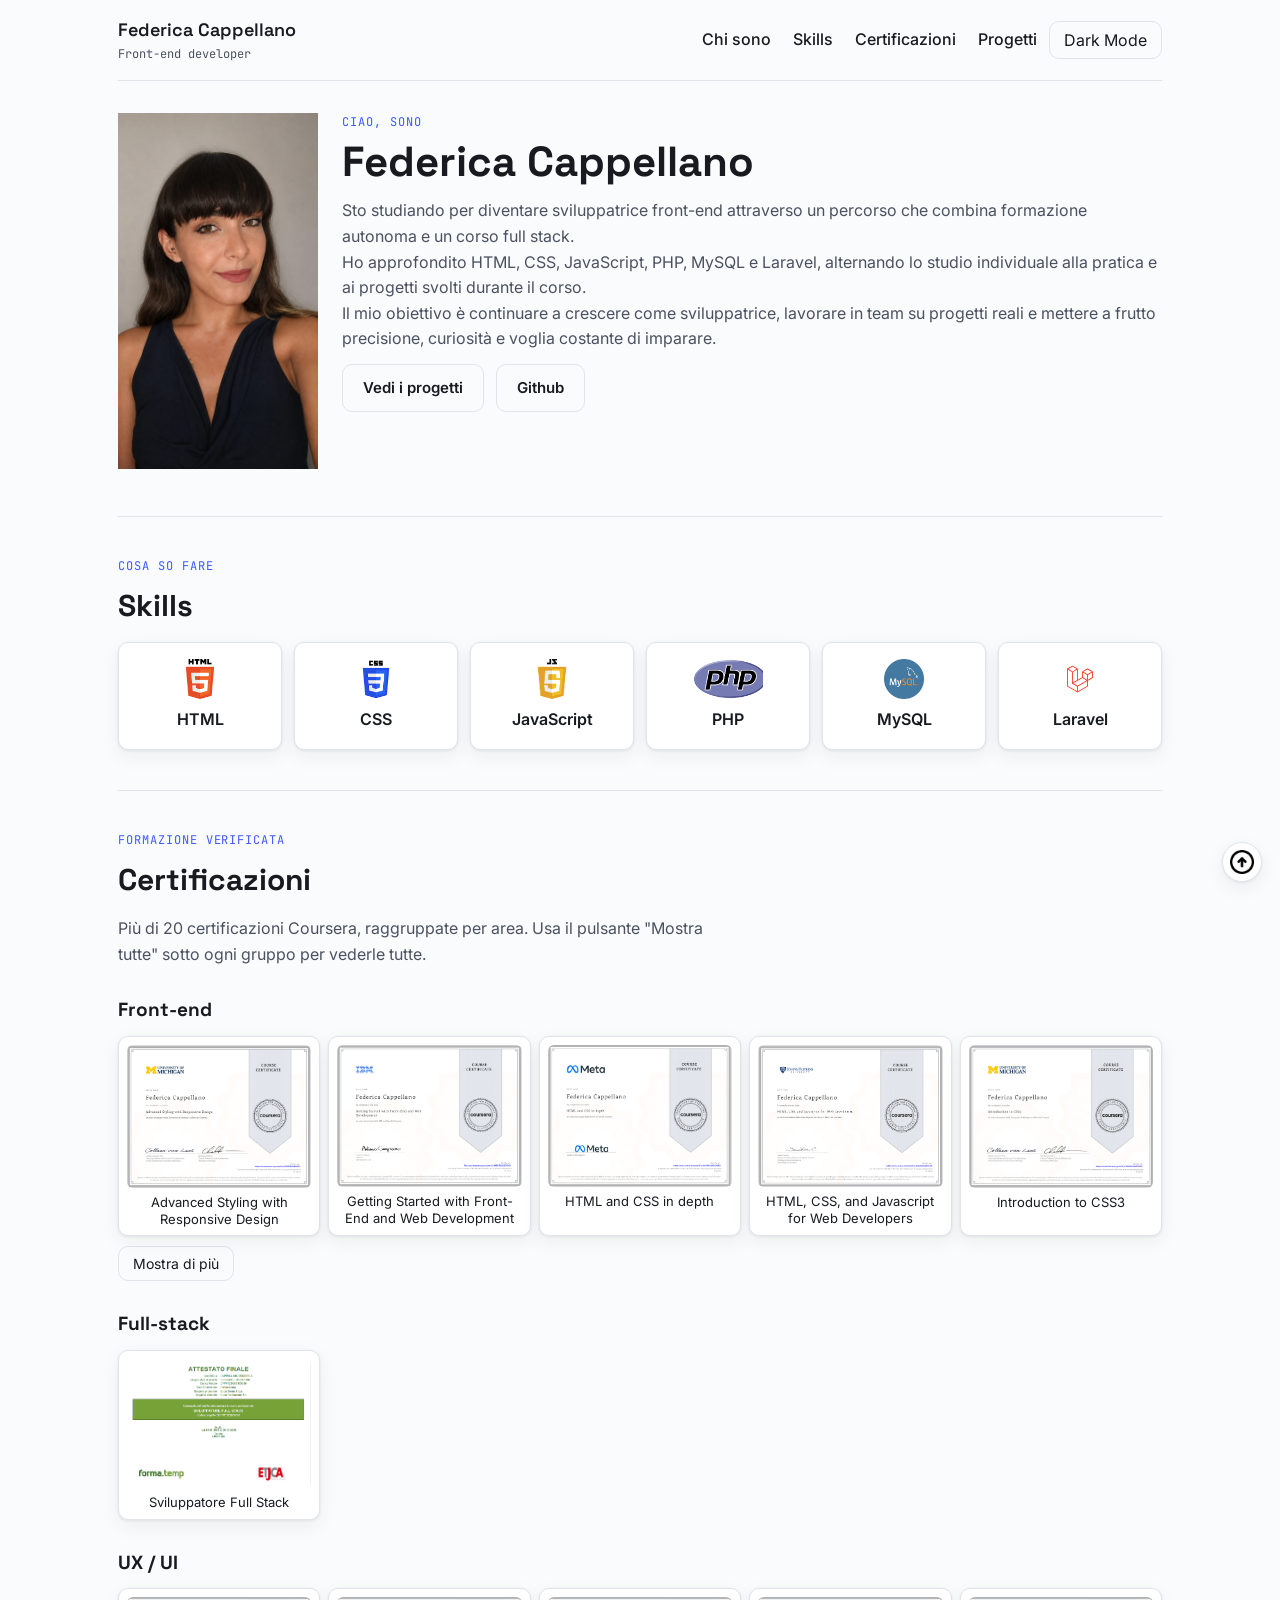
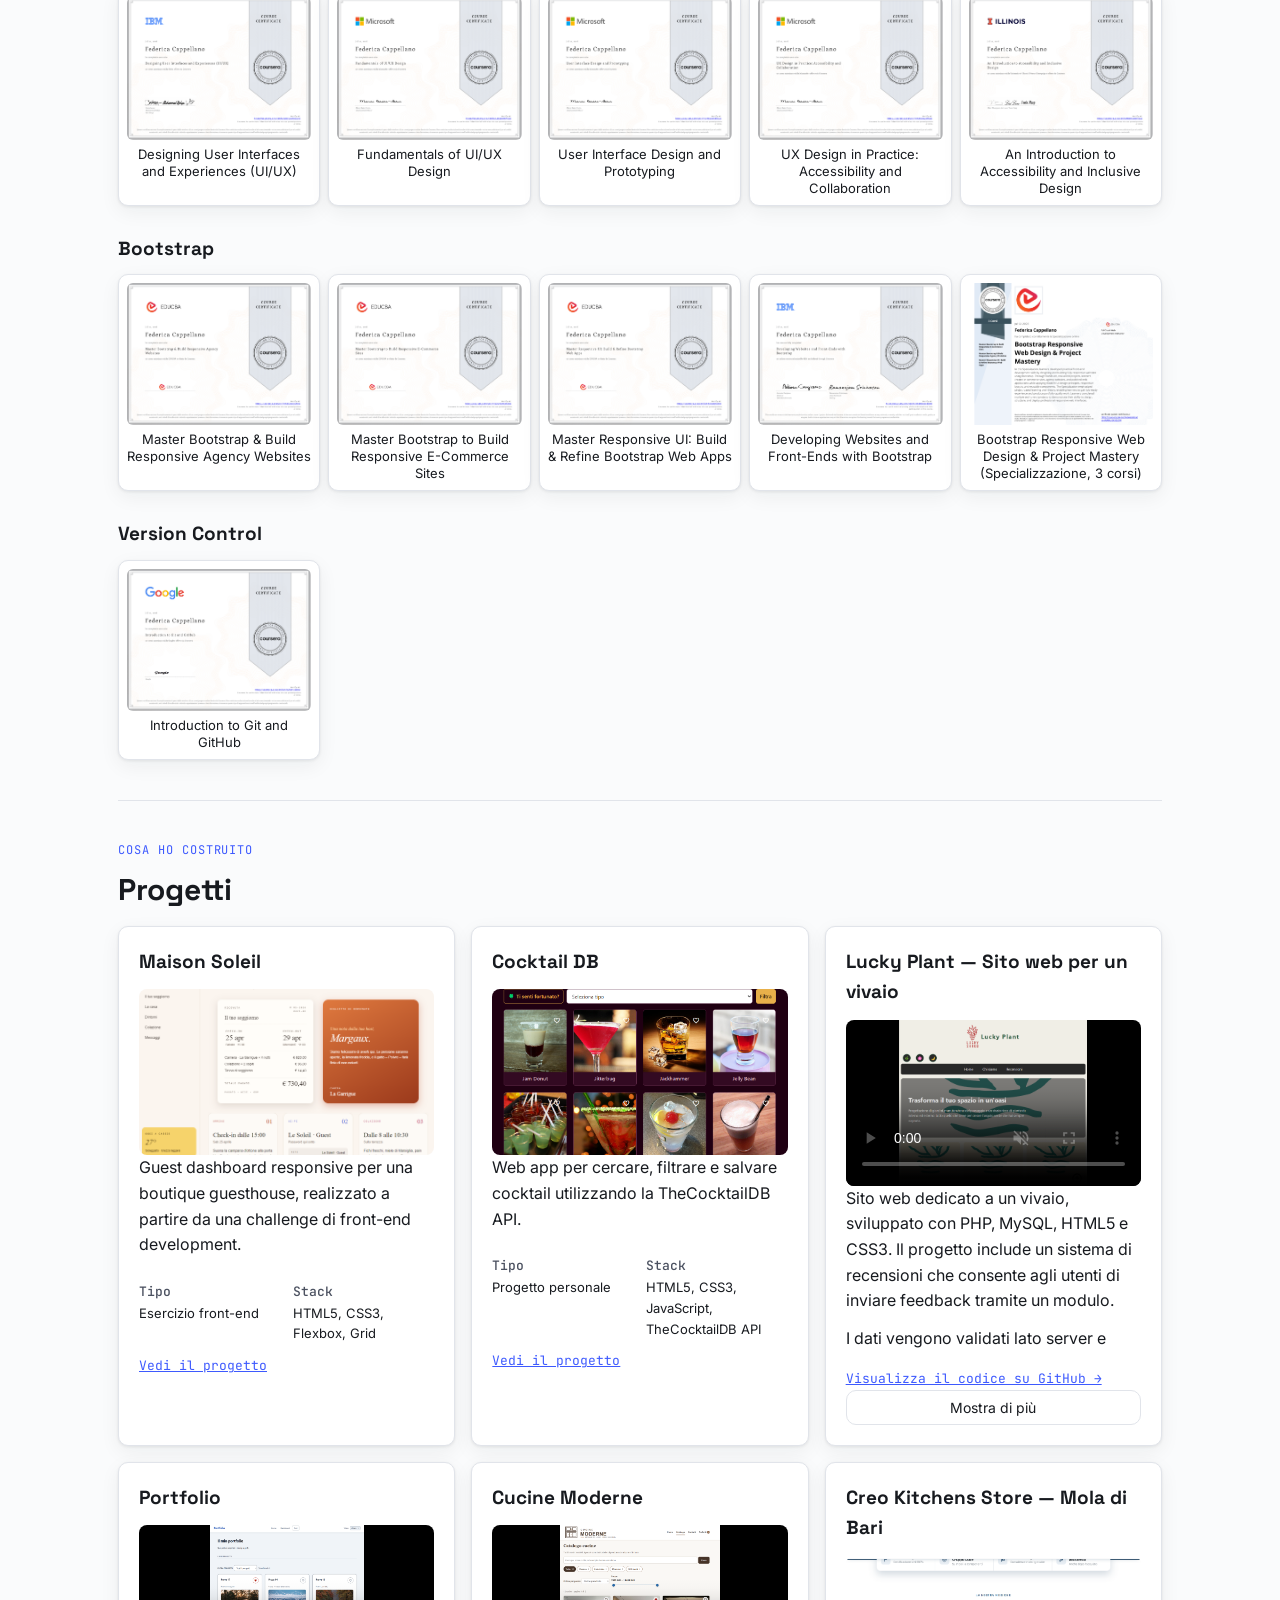
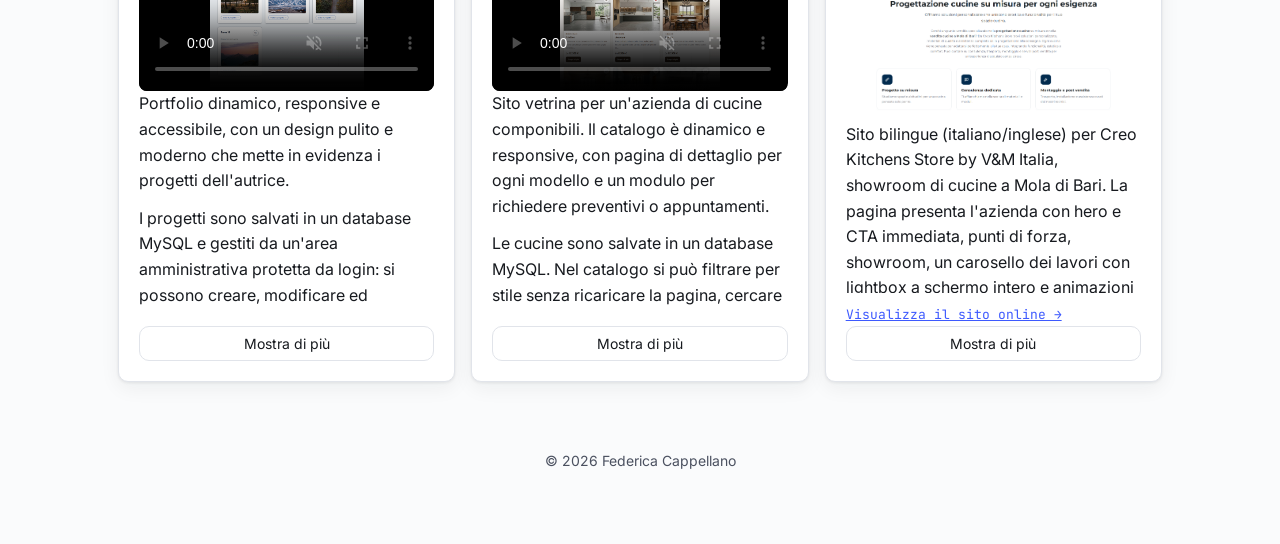
<file: index.html>
<!DOCTYPE html>
<html lang="it">

<head>
    <meta charset="UTF-8">
    <meta name="viewport" content="width=device-width, initial-scale=1.0">
    <meta name="description"
        content="Federica Cappellano — front-end developer junior. HTML, CSS, React e accessibilità, con progetti e certificazioni.">
    <meta property="og:title" content="Federica Cappellano — Front-end Developer">
    <meta property="og:description" content="Portfolio di Federica Cappellano, aspirante sviluppatrice front-end.">
    <title>Federica Cappellano — Front-end Developer</title>
    <link rel="preconnect" href="https://fonts.googleapis.com">
    <link rel="preconnect" href="https://fonts.gstatic.com" crossorigin>
    <link
        href="https://fonts.googleapis.com/css2?family=Space+Grotesk:wght@500;600;700&family=Inter:wght@400;500;600&family=JetBrains+Mono:wght@500&display=swap"
        rel="stylesheet">
    <link rel="stylesheet" href="stile.css">
    <script src="tema.js"></script>
    <script src="script.js" defer></script>
</head>

<body>
    <div>
        <input type="checkbox" id="wip-dismiss" class="visually-hidden">
        <!--<div class="banner">
            <p>🚧 Questo sito è ancora in fase di sviluppo: alcuni contenuti potrebbero essere aggiornati.
            </p>
            <label for="wip-dismiss" class="wip-close" aria-label="Chiudi avviso">✕</label>
        </div>-->
        <div class="page" id="home">

            <!-- HEADER -->
            <header>
                <div>
                    <p class="brand-name">Federica Cappellano</p>
                    <p class="brand-role">Front-end developer</p>
                </div>

                <div class="header-tools">
                    <button type="button" id="theme-toggle" class="icon-btn" aria-pressed="false">Dark mode</button>
                    <button type="button" id="menu-toggle" class="icon-btn" aria-expanded="false"
                        aria-controls="menu">Menu</button>
                </div>

                <nav class="main-nav" id="menu">
                    <ul class="topmenu">
                        <li><a href="#about_me">Chi sono</a></li>
                        <li><a href="#skills_section">Skills</a></li>
                        <li><a href="#certifications">Certificazioni</a></li>
                        <li><a href="#project">Progetti</a></li>

                    </ul>
                </nav>
            </header>

            <main>

                <!-- HERO / ABOUT ME -->
                <section id="about_me" class="about">
                    <div>
                        <img src="Immagini/Foto-Cappellano-Federica.jpeg" alt="Foto di Federica Cappellano"
                            title="Federica" class="about-illustration">
                    </div>
                    <div>
                        <p class="eyebrow">Ciao, sono</p>
                        <h1>Federica Cappellano</h1>
                        <p class="lede">Sto studiando per diventare sviluppatrice front-end attraverso un percorso che
                            combina formazione autonoma e un corso full stack. <br>
                            Ho approfondito HTML, CSS, JavaScript, PHP, MySQL e Laravel, alternando lo studio
                            individuale alla pratica e ai progetti svolti durante il corso. <br>
                            Il mio obiettivo è continuare a crescere come sviluppatrice, lavorare in
                            team su progetti reali e mettere a frutto precisione, curiosità e voglia costante di
                            imparare.</p>
                        <div class="hero-actions">
                            <a class="btn btn-ghost" href="#project">Vedi i progetti</a>
                            <a class="btn btn-ghost" href="https://github.com/FedeCo23">Github</a>
                        </div>
                    </div>
                </section>

                <!-- SKILLS -->
                <section id="skills_section">
                    <p class="eyebrow">Cosa so fare</p>
                    <h2>Skills</h2>
                    <div class="skill_layout">
                        <div class="skill">
                            <img src="Immagini/Skills/Logo HTML.png" alt="Logo HTML" class="skill-icon">
                            <p class="skill-name">HTML</p>

                        </div>
                        <div class="skill">
                            <img src="Immagini/Skills/Logo CSS.png" alt="Logo CSS" class="skill-icon">
                            <p class="skill-name">CSS</p>

                        </div>
                        <div class="skill">
                            <img src="Immagini/Skills/Logo JavaScript.png" alt="Logo JavaScript" class="skill-icon">
                            <p class="skill-name">JavaScript</p>

                        </div>
                        <div class="skill">
                            <img src="Immagini/Skills/download.png" alt="Logo PHP" class="skill-icon">

                            <p class="skill-name">PHP</p>

                        </div>
                        <div class="skill">
                            <img src="Immagini/Skills/mysql-logo.png" alt="Logo MySQL" class="skill-icon">

                            <p class="skill-name">MySQL</p>

                        </div>
                        <div class="skill">
                            <img src="Immagini/Skills/laraverl-logo.svg" alt="Logo Laravel" class="skill-icon">

                            <p class="skill-name">Laravel</p>

                        </div>
                    </div>
                </section>
                <!-- CERTIFICAZIONI -->
                <section id="certifications">
                    <p class="eyebrow">Formazione verificata</p>
                    <h2>Certificazioni</h2>
                    <p class="section-intro">Più di 20 certificazioni Coursera, raggruppate per area. Usa il pulsante
                        "Mostra tutte" sotto ogni gruppo per vederle tutte.</p>
                    <div class="cert-group">
                        <h3>Front-end</h3>
                        <div class="cert-list">
                            <ul class="cert-grid">
                                <li><a href="Immagini/Certificati/Advanced Styling with Responsive Design.png"
                                        class="cert-card" target="_blank" rel="noopener">
                                        <img class="cert-thumb-img"
                                            src="Immagini/Certificati/Advanced Styling with Responsive Design.png"
                                            alt="Certificato: Advanced Styling with Responsive Design" loading="lazy">
                                        <span class="cert-label">Advanced Styling with Responsive Design</span>
                                    </a></li>
                                <li><a href="Immagini/Certificati/Getting Started with Front-End and Web Development.png"
                                        class="cert-card" target="_blank" rel="noopener">
                                        <img class="cert-thumb-img"
                                            src="Immagini/Certificati/Getting Started with Front-End and Web Development.png"
                                            alt="Certificato: Getting Started with Front-End and Web Development"
                                            loading="lazy">
                                        <span class="cert-label">Getting Started with Front-End and Web
                                            Development</span>
                                    </a></li>
                                <li><a href="Immagini/Certificati/HTML and CSS in depth.png" class="cert-card"
                                        target="_blank" rel="noopener">
                                        <img class="cert-thumb-img" src="Immagini/Certificati/HTML and CSS in depth.png"
                                            alt="Certificato: HTML and CSS in depth" loading="lazy">
                                        <span class="cert-label">HTML and CSS in depth</span>
                                    </a></li>
                                <li><a href="Immagini/Certificati/HTML, CSS, and Javascript for Web Developers.png"
                                        class="cert-card" target="_blank" rel="noopener">
                                        <img class="cert-thumb-img"
                                            src="Immagini/Certificati/HTML, CSS, and Javascript for Web Developers.png"
                                            alt="Certificato: HTML, CSS, and JavaScript for Web Developers"
                                            loading="lazy">
                                        <span class="cert-label">HTML, CSS, and Javascript for Web Developers</span>
                                    </a></li>
                                <li><a href="Immagini/Certificati/Introduction to CSS3.png" class="cert-card"
                                        target="_blank" rel="noopener">
                                        <img class="cert-thumb-img" src="Immagini/Certificati/Introduction to CSS3.png"
                                            alt="Certificato: Introduction to CSS3" loading="lazy">
                                        <span class="cert-label">Introduction to CSS3</span>
                                    </a></li>
                                <li><a href="Immagini/Certificati/Introduction to- CSS3.png" class="cert-card"
                                        target="_blank" rel="noopener">
                                        <img class="cert-thumb-img" src="Immagini/Certificati/Introduction to- CSS3.png"
                                            alt="Certificato: Introduction to CSS3" loading="lazy">
                                        <span class="cert-label">Introduction to CSS3</span>
                                    </a></li>
                                <li><a href="Immagini/Certificati/Introduction to Front-End Development.png"
                                        class="cert-card" target="_blank" rel="noopener">
                                        <img class="cert-thumb-img"
                                            src="Immagini/Certificati/Introduction to Front-End Development.png"
                                            alt="Certificato: Introduction to Front-End Development" loading="lazy">
                                        <span class="cert-label">Introduction to Front-End Development</span>
                                    </a></li>
                                <li><a href="Immagini/Certificati/Introduction to HTML, CSS, & JavaScript.png"
                                        class="cert-card" target="_blank" rel="noopener">
                                        <img class="cert-thumb-img"
                                            src="Immagini/Certificati/Introduction to HTML, CSS, & JavaScript.png"
                                            alt="Certificato: Introduction to HTML, CSS, & JavaScript" loading="lazy">
                                        <span class="cert-label">Introduction to HTML, CSS, & JavaScript</span>
                                    </a></li>
                                <li><a href="Immagini/Certificati/Introduction to HTML5.png" class="cert-card"
                                        target="_blank" rel="noopener">
                                        <img class="cert-thumb-img" src="Immagini/Certificati/Introduction to HTML5.png"
                                            alt="Certificato: Introduction to HTML5" loading="lazy">
                                        <span class="cert-label">Introduction to HTML5</span>
                                    </a></li>
                            </ul>
                        </div>
                    </div>
                    <div class="cert-group">
                        <h3>Full-stack</h3>
                        <div class="cert-list">
                            <ul class="cert-grid">
                                <li><a href="Immagini/Certificati/attestato-corso-full-stack.png" class="cert-card"
                                        target="_blank" rel="noopener">
                                        <img class="cert-thumb-img" src="Immagini/Certificati/attestato-corso-full-stack.png"
                                            alt="Certificato: Sviluppatore Full Stack" loading="lazy">
                                        <span class="cert-label">Sviluppatore Full Stack</span>
                                    </a></li>
                            </ul>
                        </div>
                    </div>
                    <div class="cert-group">
                        <h3>UX / UI</h3>
                        <div class="cert-list">
                            <ul class="cert-grid">
                                <li><a href="Immagini/Certificati/Designing User Interfaces and Experiences (UI-UX).png"
                                        class="cert-card" target="_blank" rel="noopener">
                                        <img class="cert-thumb-img"
                                            src="Immagini/Certificati/Designing User Interfaces and Experiences (UI-UX).png"
                                            alt="Certificato: Designing User Interfaces and Experiences (UI/UX)"
                                            loading="lazy">
                                        <span class="cert-label">Designing User Interfaces and Experiences
                                            (UI/UX)</span>
                                    </a></li>
                                <li><a href="Immagini/Certificati/Fundamentals of UI-UX Design.png" class="cert-card"
                                        target="_blank" rel="noopener">
                                        <img class="cert-thumb-img"
                                            src="Immagini/Certificati/Fundamentals of UI-UX Design.png"
                                            alt="Certificato: Fundamentals of UI/UX Design" loading="lazy">
                                        <span class="cert-label">Fundamentals of UI/UX Design</span>
                                    </a></li>
                                <li><a href="Immagini/Certificati/User Interface Design and Prototyping.png"
                                        class="cert-card" target="_blank" rel="noopener">
                                        <img class="cert-thumb-img"
                                            src="Immagini/Certificati/User Interface Design and Prototyping.png"
                                            alt="Certificato: User Interface Design and Prototyping" loading="lazy">
                                        <span class="cert-label">User Interface Design and Prototyping</span>
                                    </a></li>
                                <li><a href="Immagini/Certificati/UX Design in Practice Accessibility and Collaboration.png"
                                        class="cert-card" target="_blank" rel="noopener">
                                        <img class="cert-thumb-img"
                                            src="Immagini/Certificati/UX Design in Practice Accessibility and Collaboration.png"
                                            alt="Certificato: UX Design in Practice: Accessibility and Collaboration"
                                            loading="lazy">
                                        <span class="cert-label">UX Design in Practice: Accessibility and
                                            Collaboration</span>
                                    </a></li>
                                <li><a href="Immagini/Certificati/An Introduction to Accessibility and Inclusive Design.png"
                                        class="cert-card" target="_blank" rel="noopener">
                                        <img class="cert-thumb-img"
                                            src="Immagini/Certificati/An Introduction to Accessibility and Inclusive Design.png"
                                            alt="Certificato: An Introduction to Accessibility and Inclusive Design"
                                            loading="lazy">
                                        <span class="cert-label">An Introduction to Accessibility and Inclusive
                                            Design</span>
                                    </a></li>
                            </ul>
                        </div>
                    </div>

                    <div class="cert-group">
                        <h3>Bootstrap</h3>
                        <div class="cert-list">
                            <ul class="cert-grid">
                                <li><a href="Immagini/Certificati/Master Bootstrap and Build Responsive Agency Websites.png"
                                        class="cert-card" target="_blank" rel="noopener">
                                        <img class="cert-thumb-img"
                                            src="Immagini/Certificati/Master Bootstrap and Build Responsive Agency Websites.png"
                                            alt="Certificato: Master Bootstrap & Build Responsive Agency Websites"
                                            loading="lazy">
                                        <span class="cert-label">Master Bootstrap & Build Responsive Agency
                                            Websites</span>
                                    </a></li>
                                <li><a href="Immagini/Certificati/Master Bootstrap to Build Responsive E-Commerce Sites.png"
                                        class="cert-card" target="_blank" rel="noopener">
                                        <img class="cert-thumb-img"
                                            src="Immagini/Certificati/Master Bootstrap to Build Responsive E-Commerce Sites.png"
                                            alt="Certificato: Master Bootstrap to Build Responsive E-Commerce Sites"
                                            loading="lazy">
                                        <span class="cert-label">Master Bootstrap to Build Responsive E-Commerce
                                            Sites</span>
                                    </a></li>
                                <li><a href="Immagini/Certificati/Master Responsive UI Build and Refine Bootstrap Web Apps.png"
                                        class="cert-card" target="_blank" rel="noopener">
                                        <img class="cert-thumb-img"
                                            src="Immagini/Certificati/Master Responsive UI Build and Refine Bootstrap Web Apps.png"
                                            alt="Certificato: Master Responsive UI: Build & Refine Bootstrap Web Apps"
                                            loading="lazy">
                                        <span class="cert-label">Master Responsive UI: Build & Refine Bootstrap Web
                                            Apps</span>
                                    </a></li>
                                <li><a href="Immagini/Certificati/Developing Websites and Front-Ends with Bootstrap.png"
                                        class="cert-card" target="_blank" rel="noopener">
                                        <img class="cert-thumb-img"
                                            src="Immagini/Certificati/Developing Websites and Front-Ends with Bootstrap.png"
                                            alt="Certificato: Developing Websites and Front-Ends with Bootstrap"
                                            loading="lazy">
                                        <span class="cert-label">Developing Websites and Front-Ends with
                                            Bootstrap</span>
                                    </a></li>
                                <li><a href="Immagini/Certificati/Bootstrap Responsive Web Design and Project Mastery.png"
                                        class="cert-card" target="_blank" rel="noopener">
                                        <img class="cert-thumb-img"
                                            src="Immagini/Certificati/Bootstrap Responsive Web Design and Project Mastery.png"
                                            alt="Certificato di specializzazione: Bootstrap Responsive Web Design & Project Mastery"
                                            loading="lazy">
                                        <span class="cert-label">Bootstrap Responsive Web Design & Project Mastery
                                            (Specializzazione, 3 corsi)</span>
                                    </a></li>
                            </ul>
                        </div>
                    </div>

                    <div class="cert-group">
                        <h3>Version Control</h3>
                        <div class="cert-list">
                            <ul class="cert-grid">
                                <li><a href="Immagini/Certificati/Introduction to Git and GitHub.png" class="cert-card"
                                        target="_blank" rel="noopener">
                                        <img class="cert-thumb-img"
                                            src="Immagini/Certificati/Introduction to Git and GitHub.png"
                                            alt="Certificato: Introduction to Git and GitHub" loading="lazy">
                                        <span class="cert-label">Introduction to Git and GitHub</span>
                                    </a></li>
                            </ul>
                        </div>
                    </div>
                </section>


                <!-- PROGETTI -->
                <section id="project">
                    <p class="eyebrow">Cosa ho costruito</p>
                    <h2>Progetti</h2>
                    <div class="project-grid">
                        <article class="project-card">
                            <h3>Maison Soleil</h3>
                            <a href="https://fedeco23.github.io/Maison-Soleil/" class="project-image">
                                <img src="Immagini/Progetti/Landing-page-maison-soleil.png"
                                    alt="Anteprima del progetto Maison Soleil"></a>
                            <p>
                                Guest dashboard responsive per una boutique guesthouse,
                                realizzato a partire da una challenge di front-end development.
                            </p>

                            <dl class="project-meta">
                                <div>
                                    <dt>Tipo</dt>
                                    <dd>Esercizio front-end</dd>
                                </div>

                                <div>
                                    <dt>Stack</dt>
                                    <dd>HTML5, CSS3, Flexbox, Grid</dd>
                                </div>
                            </dl>
                            <a class="project-link" href="https://fedeco23.github.io/Maison-Soleil/" target="_blank">
                                Vedi il progetto
                            </a>
                        </article>
                        <article class="project-card">
                            <h3>Cocktail DB</h3>

                            <a href="https://fedeco23.github.io/TheCocktailDB/" class="project-image">
                                <img src="Immagini/Progetti/Immagine-cocktail-db.png"
                                    alt="Anteprima del progetto Cocktail DB">
                            </a>

                            <p>Web app per cercare, filtrare e salvare cocktail utilizzando la TheCocktailDB API.</p>

                            <dl class="project-meta">
                                <div>
                                    <dt>Tipo</dt>
                                    <dd>Progetto personale</dd>
                                </div>

                                <div>
                                    <dt>Stack</dt>
                                    <dd>HTML5, CSS3, JavaScript, TheCocktailDB API</dd>
                                </div>
                            </dl>

                            <a class="project-link" href="https://fedeco23.github.io/TheCocktailDB/" target="_blank">
                                Vedi il progetto
                            </a>
                        </article>

                        <article class="project-card">
                            <h3>Lucky Plant — Sito web per un vivaio</h3>
                            <video class="project-video" controls muted playsinline preload="metadata"
                                poster="Immagini/Progetti/Immagine-sito-web-php-mysql.png">
                                <source src="Video/lucky-plant.mp4" type="video/mp4">
                                Il tuo browser non supporta la riproduzione video.
                            </video>

                            <p>
                                Sito web dedicato a un vivaio, sviluppato con PHP, MySQL,
                                HTML5 e CSS3. Il progetto include un sistema di recensioni
                                che consente agli utenti di inviare feedback tramite un modulo.
                            </p>
                            <p>
                                I dati vengono validati lato server e salvati in un database
                                MySQL. Il sistema prevede
                                inoltre controlli antispam e la gestione dell'approvazione
                                delle recensioni prima della pubblicazione.
                            </p>
                            <dl class="project-meta">
                                <div>
                                    <dt>Tipo</dt>
                                    <dd>Progetto personale</dd>
                                </div>
                                <div>
                                    <dt>Stack</dt>
                                    <dd>HTML5, CSS3, PHP, MySQL</dd>
                                </div>
                            </dl>
                            <a class="project-link" href="https://github.com/FedeCo23/Lucky-plant" target="_blank"
                                rel="noopener noreferrer">
                                Visualizza il codice su GitHub →
                            </a>
                        </article>
                        <article class="project-card">
                            <h3>Portfolio</h3>
                            <video class="project-video" controls muted playsinline preload="metadata"
                                poster="Immagini/Progetti/foto-portfolio-light.png">
                                <source src="Video/Portfolio.mp4" type="video/mp4">
                                Il tuo browser non supporta la riproduzione video.
                            </video>

                            <p>
                                Portfolio dinamico, responsive e accessibile, con un design pulito e moderno che mette in evidenza i
                                progetti dell'autrice.
                            </p>
                            <p>
                                I progetti sono salvati in un database MySQL e gestiti da un'area amministrativa
                                protetta da login: si possono creare, modificare ed eliminare, scegliendo se
                                pubblicarli o lasciarli in bozza. I visitatori possono salvare i progetti
                                preferiti e passare dal tema chiaro al tema scuro.
                            </p>

                            <dl class="project-meta">
                                <div>
                                    <dt>Tipo</dt>
                                    <dd>Progetto personale</dd>
                                </div>
                                <div>
                                    <dt>Stack</dt>
                                    <dd>HTML5, CSS3, JavaScript, PHP nativo, MySQL (PDO), Apache</dd>
                                </div>
                                <div>
                                    <dt>Funzionalità</dt>
                                    <dd>Area admin con CRUD, bozze e pubblicazione, preferiti, tema chiaro/scuro</dd>
                                </div>
                                <div>
                                    <dt>Sicurezza</dt>
                                    <dd>Query preparate, sessioni PHP, validazione dell'input, configurazione in file
                                        .env</dd>
                                </div>
                            </dl>
                        </article>
                        <article class="project-card">
                            <h3>Cucine Moderne</h3>
                            <video class="project-video" controls muted playsinline preload="metadata"
                                poster="Immagini/Progetti/foto-cucine-moderne.png">
                                <source src="Video/Cucine-moderne.mp4" type="video/mp4">
                                Il tuo browser non supporta la riproduzione video.
                            </video>

                            <p>
                                Sito vetrina per un'azienda di cucine componibili. Il catalogo è dinamico e responsive, con
                                pagina di dettaglio per ogni modello e un modulo per richiedere preventivi o
                                appuntamenti.
                            </p>
                            <p>
                                Le cucine sono salvate in un database MySQL. Nel catalogo si può filtrare per
                                stile senza ricaricare la pagina, cercare per nome o stile, ordinare e filtrare
                                per prezzo, sfogliare le pagine e salvare le cucine preferite. Nella scheda di
                                dettaglio ci sono la galleria a slider e i materiali disponibili. Un'area
                                amministrativa protetta da login permette di gestire le cucine, caricare le
                                immagini e leggere le richieste dei clienti.
                            </p>

                            <dl class="project-meta">
                                <div>
                                    <dt>Tipo</dt>
                                    <dd>Progetto di stage</dd>
                                </div>
                                <div>
                                    <dt>Stack</dt>
                                    <dd>HTML5, CSS3, JavaScript, PHP nativo, MySQL (PDO), Apache</dd>
                                </div>
                                <div>
                                    <dt>Funzionalità</dt>
                                    <dd>Catalogo con filtri, ricerca e paginazione, preferiti, galleria a slider,
                                        modulo contatti, area admin con CRUD e upload immagini</dd>
                                </div>
                                <div>
                                    <dt>Sicurezza</dt>
                                    <dd>Query preparate, sessioni PHP, token CSRF, validazione dell'input lato client e
                                        server, configurazione in file .env</dd>
                                </div>
                            </dl>
                        </article>
                        <article class="project-card">
                            <h3>Creo Kitchens Store — Mola di Bari</h3>
                           <a href="https://www.creomoladibari.it/" class="project-image">
                                <img src="Immagini/Progetti/creo-mola-di-bari.png"
                                    alt="Anteprima del sito Creo Kitchens Store di Mola di Bari"></a>

                            <p>
                                Sito bilingue (italiano/inglese) per Creo Kitchens Store by V&amp;M Italia, showroom di
                                cucine a Mola di Bari. La pagina presenta l'azienda con hero e CTA
                                immediata, punti di forza, showroom, un carosello dei lavori con lightbox a schermo
                                intero e animazioni all'apparizione che rispettano <code>prefers-reduced-motion</code>.
                            </p>
                            <p>
                                Il modulo di contatto salva le richieste in un database MySQL e invia una notifica
                                email con PHPMailer via SMTP autenticato. Prevede validazione lato browser e server,
                                protezione CSRF, honeypot, limite di invio e cancellazione automatica delle richieste
                                dopo 24 mesi. Il banner cookie permette di accettare o rifiutare con lo stesso peso:
                                la mappa Google Maps e Google Analytics 4 (con Consent Mode v2) si caricano solo dopo
                                il consenso.
                            </p>

                            <dl class="project-meta">
                                <div>
                                    <dt>Tipo</dt>
                                    <dd>Progetto per cliente</dd>
                                </div>
                                <div>
                                    <dt>Stack</dt>
                                    <dd>HTML5, CSS3, JavaScript, PHP nativo, MySQL/MariaDB (PDO), PHPMailer, Apache</dd>
                                </div>
                                <div>
                                    <dt>Funzionalità</dt>
                                    <dd>Sito bilingue IT/EN, carosello con lightbox, modulo contatti con salvataggio
                                        su database e notifica email, pulsanti Chiama e WhatsApp, banner cookie,
                                        Google Analytics 4 con consenso</dd>
                                </div>
                                <div>
                                    <dt>Sicurezza e privacy</dt>
                                    <dd>Query preparate, token CSRF, honeypot, limite di invio, validazione
                                        dell'input lato client e server, credenziali in variabili d'ambiente,
                                        font ospitato in locale</dd>
                                </div>
                                <div>
                                    <dt>SEO e prestazioni</dt>
                                    <dd>Meta tag Open Graph e Twitter Card, dati strutturati LocalBusiness (JSON-LD),
                                        hreflang, immagini WebP con srcset e lazy loading. Lighthouse: Accessibilità
                                        100, SEO 100, Best Practices 100, Performance 98–100</dd>
                                </div>
                            </dl>

                            <a class="project-link" href="https://www.creomoladibari.it/" target="_blank"
                                rel="noopener noreferrer">
                                Visualizza il sito online →
                            </a>
                        </article>
                    </div>
                </section>


            </main>

            <!-- FOOTER -->
            <footer>
                <p>© 2026 Federica Cappellano</p>
            </footer>

            <a href="#home" id="home_icon" aria-label="Torna in cima alla pagina">
                <img src="Immagini/uparrow_120588.webp"
                    alt="Freccia in su che riporta alla sezione iniziale della pagina" width="24" height="24">
            </a>
        </div>
    </div>

</body>

</html>
</file>
<file: stile.css>
/*VARIABILI*/
:root {
    --bg: #FAFBFC;
    --surface: #FFFFFF;
    --border: #E1E4EA;
    --ink: #171A1F;
    --ink-soft: #4B5160;
    --accent: #3E5AFE;
    --highlight: #FFB03B;
    --shadow: 0 1px 3px rgba(23, 26, 31, 0.08), 0 6px 20px rgba(23, 26, 31, 0.06);

    --font-display: "Space Grotesk", "Segoe UI", sans-serif;
    --font-body: "Inter", "Segoe UI", sans-serif;
    --font-mono: "JetBrains Mono", "Courier New", monospace;

    --radius: 10px;
    --container: 1100px;
}

/*DARK MODE*/
/* Il tema scuro si attiva con la classe "dark" su <html> (vedi script.js) */

@media (prefers-color-scheme: dark) {
    :root:not(.light) {
        --bg: #0F1115;
        --surface: #1A1D23;
        --border: #2B2F38;
        --ink: #E6E8EC;
        --ink-soft: #A7ADBA;
        --accent: #7A8EFF;
        --highlight: #FFC369;
        --shadow: 0 1px 3px rgba(0, 0, 0, 0.4), 0 6px 20px rgba(0, 0, 0, 0.3);
    }
}

html.dark {
    --bg: #0F1115;
    --surface: #1A1D23;
    --border: #2B2F38;
    --ink: #E6E8EC;
    --ink-soft: #A7ADBA;
    --accent: #7A8EFF;
    --highlight: #FFC369;
    --shadow: 0 1px 3px rgba(0, 0, 0, 0.4), 0 6px 20px rgba(0, 0, 0, 0.3);
}

/*Reset */
*,
*::before,
*::after {
    box-sizing: border-box;
}

html {
    scroll-padding-top: 90px;
}

@media (prefers-reduced-motion: no-preference) {
    html {
        scroll-behavior: smooth;
    }
}

body {
    margin: 0;
    font-family: var(--font-body);
    color: var(--ink);
    background-color: var(--bg);
    line-height: 1.6;
    transition: background-color 0.2s ease, color 0.2s ease;
}

h1,
h2,
h3 {
    font-family: var(--font-display);
    color: var(--ink);
    margin: 0 0 12px;
}

h1 {
    font-size: 32px;
    line-height: 1.15;
}

h2 {
    font-size: 26px;
}

h3 {
    font-size: 19px;
}

p {
    margin: 0 0 12px;
}

a {
    color: var(--accent);
}

.visually-hidden {
    position: absolute;
    width: 1px;
    height: 1px;
    overflow: hidden;
    clip: rect(0 0 0 0);
    white-space: nowrap;
}

:focus-visible {
    outline: 3px solid var(--accent);
    outline-offset: 2px;
}

.eyebrow {
    font-family: var(--font-mono);
    font-size: 12px;
    letter-spacing: 0.08em;
    text-transform: uppercase;
    color: var(--accent);
    margin: 0 0 6px;
}

.section-intro {
    color: var(--ink-soft);
    max-width: 60ch;
}

.page {
    max-width: var(--container);
    margin: 0 auto;
    padding: 0 16px;
}

main section {
    padding: 40px 0;
    border-top: 1px solid var(--border);
}

/* BOTTONI */
.btn {
    display: inline-block;
    font-family: var(--font-body);
    font-weight: 600;
    font-size: 15px;
    padding: 11px 20px;
    border-radius: var(--radius);
    text-decoration: none;
    cursor: pointer;
    border: 1px solid transparent;
}

.btn-ghost {
    background: transparent;
    color: var(--ink);
    border-color: var(--border);
}

#theme-toggle {
    font-size: 0;
}

#theme-toggle::before {
    content: "☾";
    font-size: 1.5rem;
}

#menu-toggle {
    font-size: 0;
}

#menu-toggle::before {
    content: "☰";
    font-size: 1.5rem;
}

/*banner*/
.banner {
    position: relative;
    z-index: 200;
    display: flex;
    align-items: center;
    justify-content: center;
    gap: 16px;
    background: var(--highlight);
    color: #1A1D23;
    padding: 10px 20px;
    font-family: var(--font-body);
    font-size: 14px;
    text-align: center;
}

.wip-close {
    cursor: pointer;
    font-weight: 700;
    padding: 2px 8px;
}

/* Quando il checkbox nascosto è selezionato, il banner sparisce */
#wip-dismiss:checked~.banner {
    display: none;
}

/*Freccia in su*/

#home_icon {
    position: fixed;
    bottom: 18px;
    right: 18px;
    width: 40px;
    height: 40px;
    background: var(--surface);
    border: 1px solid var(--border);
    border-radius: 50%;
    display: flex;
    align-items: center;
    justify-content: center;
    box-shadow: var(--shadow);
}

/*HEADER + NAV)*/
header {
    display: flex;
    align-items: center;
    justify-content: space-between;
    flex-wrap: wrap;
    gap: 12px;
    padding: 16px 0;
    position: sticky;
    top: 0;
    background: var(--bg);
    border-bottom: 1px solid var(--border);
    z-index: 50;
}

.brand-name {
    font-family: var(--font-display);
    font-weight: 600;
    font-size: 18px;
    margin: 0;
}

.brand-role {
    font-family: var(--font-mono);
    font-size: 12px;
    color: var(--ink-soft);
    margin: 0;
}

.main-nav {
    display: flex;
    width: 100%;
    flex-direction: column;
    gap: 10px;
}

.topmenu {
    list-style: none;
    margin: 0;
    padding: 0;
    display: flex;
    flex-direction: column;
    gap: 10px;
}

.topmenu a {
    text-decoration: none;
    color: var(--ink);
    font-weight: 500;
}

.topmenu a:hover {
    color: var(--accent);
}

/* BOTTONI HEADER E "MOSTRA TUTTE" */
.header-tools {
    display: flex;
    gap: 8px;
}

.icon-btn,
.cert-more {
    font-family: var(--font-body);
    font-size: 14px;
    padding: 8px 14px;
    cursor: pointer;
    color: var(--ink);
    background: transparent;
    border: 1px solid var(--border);
    border-radius: var(--radius);
}

.icon-btn:hover,
.cert-more:hover {
    border-color: var(--accent);
}

/* Il pulsante menu esiste solo con JavaScript, e solo su schermi piccoli */
#menu-toggle {
    display: none;
}

.js #menu-toggle {
    display: inline-block;
}

.js .main-nav {
    display: none;
}

.js .main-nav.open {
    display: flex;
}

/* HERO / ABOUT ME*/
.about {
    display: flex;
    gap: 24px;
    padding-top: 32px;
    border-top: none;
}

.about-illustration {
    width: 110px;
}

.lede {
    color: var(--ink-soft);
    font-size: 16px;
}

.hero-actions {
    display: flex;
    flex-wrap: wrap;
    gap: 12px;
    margin-top: 8px;
}

/*SKILLS */
.skill_layout {
    display: grid;
    grid-template-columns: repeat(2, 1fr);
    gap: 12px;
}

.skill {
    display: flex;
    flex-direction: column;
    align-items: center;
    text-align: center;
    background: var(--surface);
    border: 1px solid var(--border);
    border-radius: var(--radius);
    box-shadow: var(--shadow);
    padding: 16px 10px;
}

.skill-icon {
    width: 40px;
    height: 40px;
    object-fit: contain;
    margin-bottom: 8px;
}

.skill-name {
    font-weight: 600;
    margin: 0;
}

/* CERTIFICAZIONI */
.cert-group {
    margin-top: 28px;
}

.cert-group h3 {
    margin-bottom: 10px;
}

.cert-list {
    position: relative;
    border-radius: var(--radius);
}

.cert-grid > li[hidden] {
    display: none;
}

.cert-more {
    margin-top: 10px;
}

.cert-grid {
    display: grid;
    grid-template-columns: repeat(2, minmax(0, 1fr));
    gap: 8px;
    list-style: none;
    margin: 0;
    padding: 0;
}

.cert-grid > li {
    min-width: 0;
}

.cert-card {
    display: flex;
    flex-direction: column;
    align-items: center;
    gap: 6px;
    min-width: 0;
    background: var(--surface);
    border: 1px solid var(--border);
    border-radius: var(--radius);
    box-shadow: var(--shadow);
    padding: 8px;
    text-decoration: none;
    height: 100%;
}

.cert-thumb-img {
    display: block;
    width: 100%;
    max-width: 100%;
    height: auto;
    border-radius: 6px;
    background: #fff;
}

.cert-label {
    font-size: 13px;
    line-height: 1.3;
    color: var(--ink);
    text-align: center;
}

/* PROGETTI*/
.project-grid {
    display: grid;
    grid-template-columns: 1fr;
    gap: 16px;
    align-items: start;
}

.project-card {
    display: flex;
    flex-direction: column;
    min-width: 0;
    background: var(--surface);
    border: 1px solid var(--border);
    border-radius: var(--radius);
    box-shadow: var(--shadow);
    padding: 20px;
}

.project-image {
    display: block;
    flex: none;
    overflow: hidden;
    border-radius: 8px;
    background: var(--border);
}

.project-card img {
    display: block;
    width: 100%;
    aspect-ratio: 16 / 9;
    object-fit: cover;
}

.project-video {
    display: block;
    flex: none;
    width: 100%;
    height: auto;
    aspect-ratio: 16 / 9;
    object-fit: contain;
    border-radius: 8px;
    background: #000;
}

.project-meta {
    display: grid;
    grid-template-columns: 1fr 1fr;
    gap: 8px 12px;
    margin: 12px 0 0;
    padding-top: 12px;
    font-size: 13px;
}

.project-meta > div {
    min-width: 0;
}

.project-meta dt {
    font-family: var(--font-mono);
    color: var(--ink-soft);
    font-weight: 500;
}

.project-meta dd {
    margin: 0;
    overflow-wrap: anywhere;
}

.projects-ready .project-content {
    max-height: 220px;
    overflow: hidden;
}

.projects-ready .project-card {
    height: 520px;
}

.projects-ready .project-more {
    flex: none;
    margin-top: auto;
}

.projects-ready .project-card.expanded {
    height: auto;
}

.projects-ready .project-card.expanded .project-content {
    max-height: none;
    overflow: visible;
}

.projects-ready .project-card.expanded .project-more {
    margin-top: 12px;
}

.project-link {
    margin-top: 12px;
    font-family: var(--font-mono);
    font-size: 13px;
}

/*FOOTER*/
footer {
    display: flex;
    flex-direction: column;
    gap: 10px;
    align-items: center;
    text-align: center;
    padding: 28px 0 60px;
    color: var(--ink-soft);
    font-size: 14px;
}

/*TABLET — da 600px in su*/
@media (min-width: 600px) {
    .page {
        padding: 0 28px;
    }

    .main-nav {
        flex-direction: row;
        align-items: center;
        justify-content: flex-end;
        width: auto;
        flex: 1;
    }

    .topmenu {
        flex-direction: row;
        gap: 22px;
    }

    /* Da tablet in su il menu è sempre visibile, quindi niente pulsante */
    .js #menu-toggle {
        display: none;
    }

    .js .main-nav {
        display: flex;
    }

    .header-tools {
        order: 3;
    }

    .cert-grid {
        grid-template-columns: repeat(4, minmax(0, 1fr));
    }

}

@media (min-width: 760px) {
    .project-grid {
        grid-template-columns: repeat(2, minmax(0, 1fr));
    }
}

/*DESKTOP — da 1024px in su*/
@media (min-width: 1024px) {
    h1 {
        font-size: 42px;
    }

    h2 {
        font-size: 30px;
    }

    #theme-toggle::before {
    content: "Dark Mode";
    font-size: 16px;
}
    .skill_layout {
        grid-template-columns: repeat(6, 1fr);
    }

    .cert-grid {
        grid-template-columns: repeat(5, minmax(0, 1fr));
    }

    .project-grid {
        grid-template-columns: repeat(3, 1fr);
    }



    .about-illustration {
        width: 200px;
    }

    .skill img {
        width: 100px;
        object-fit: contain;
    }
}

.cert-more[hidden] {
    display: none !important;
}
</file>
